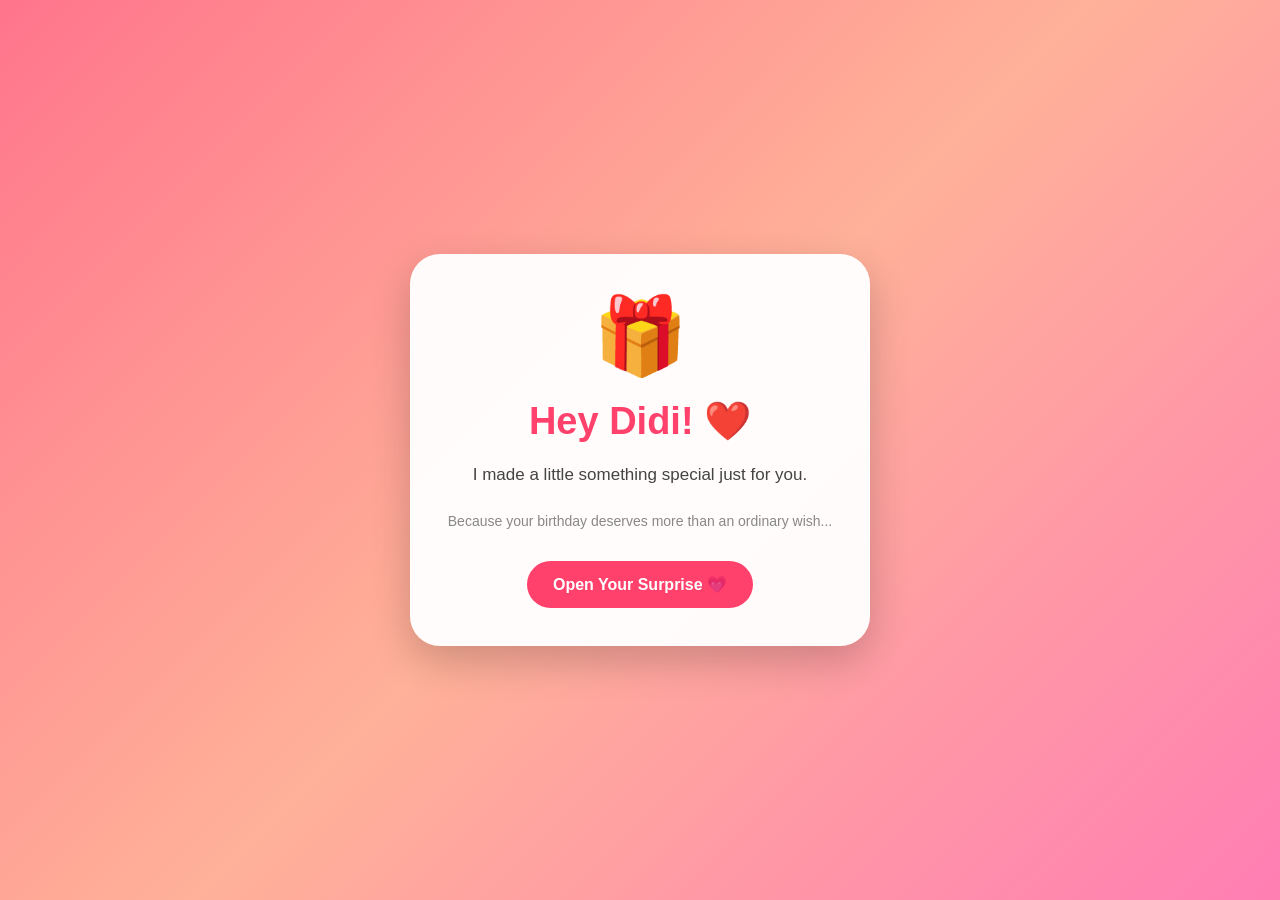
<file: index.html>
<!DOCTYPE html>
<html lang="en">
<head>
    <meta charset="UTF-8">
    <meta name="viewport" content="width=device-width, initial-scale=1.0">
    <title>For My Didi 🎂</title>
    <link rel="stylesheet" href="style.css">
</head>
<body>

    <div class="card">
        <div class="big-heart">🎁</div>

        <h1>Hey Didi! ❤️</h1>

        <p class="fade-text">
            I made a little something special just for you.
        </p>

        <p class="small">
            Because your birthday deserves more than an ordinary wish...
        </p>

        <a href="page2.html" class="btn">
            Open Your Surprise 💗
        </a>
    </div>

</body>
</html>
</file>
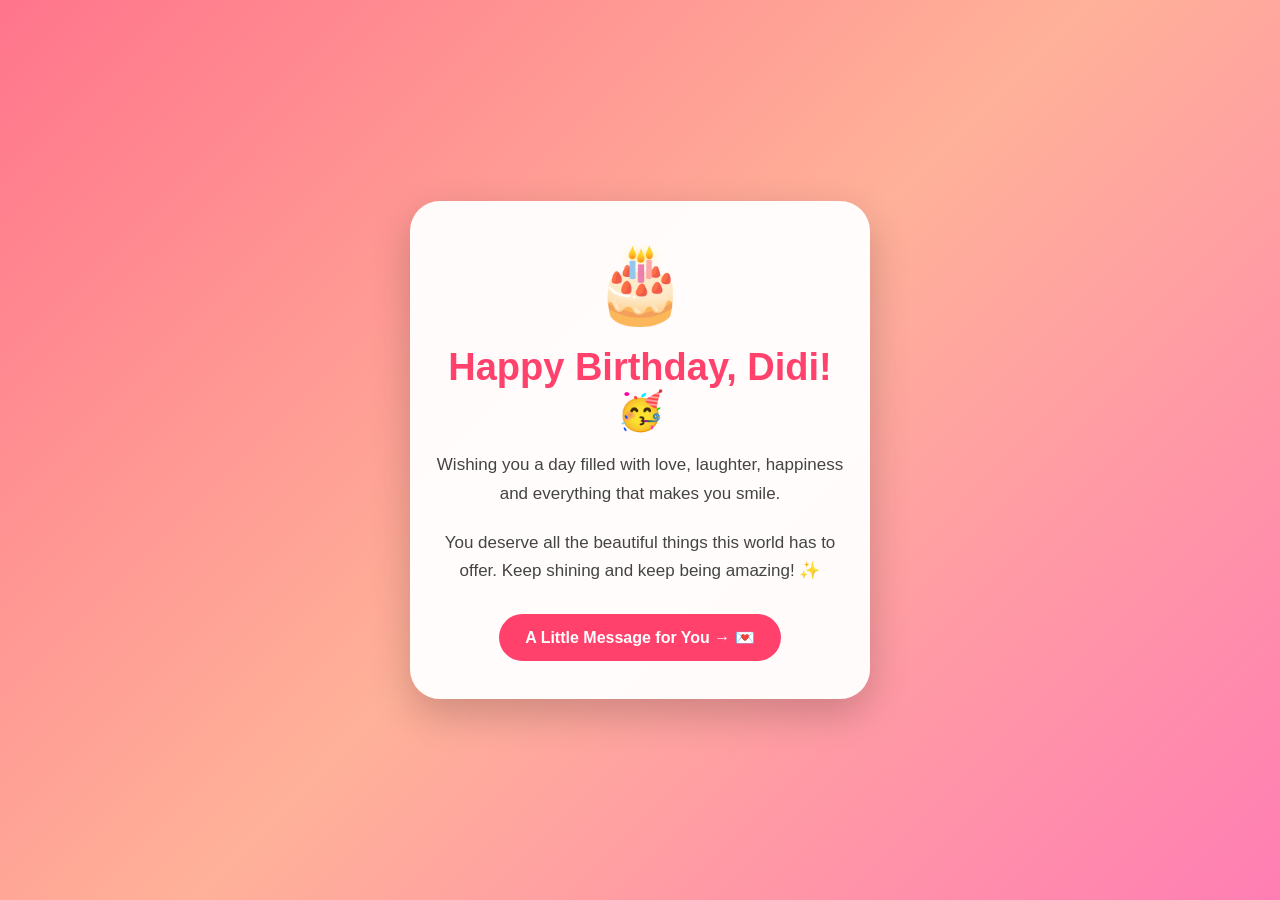
<file: page2.html>
<!DOCTYPE html>
<html lang="en">
<head>
    <meta charset="UTF-8">
    <meta name="viewport" content="width=device-width, initial-scale=1.0">
    <title>Happy Birthday Didi!</title>
    <link rel="stylesheet" href="style.css">
</head>
<body>

    <div class="card">
        <div class="big-heart">🎂</div>

        <h1>Happy Birthday, Didi! 🥳</h1>

        <p class="fade-text">
            Wishing you a day filled with love, laughter,
            happiness and everything that makes you smile.
        </p>

        <p>
            You deserve all the beautiful things this world
            has to offer. Keep shining and keep being amazing! ✨
        </p>

        <a href="page3.html" class="btn">
            A Little Message for You → 💌
        </a>
    </div>

</body>
</html>
</file>
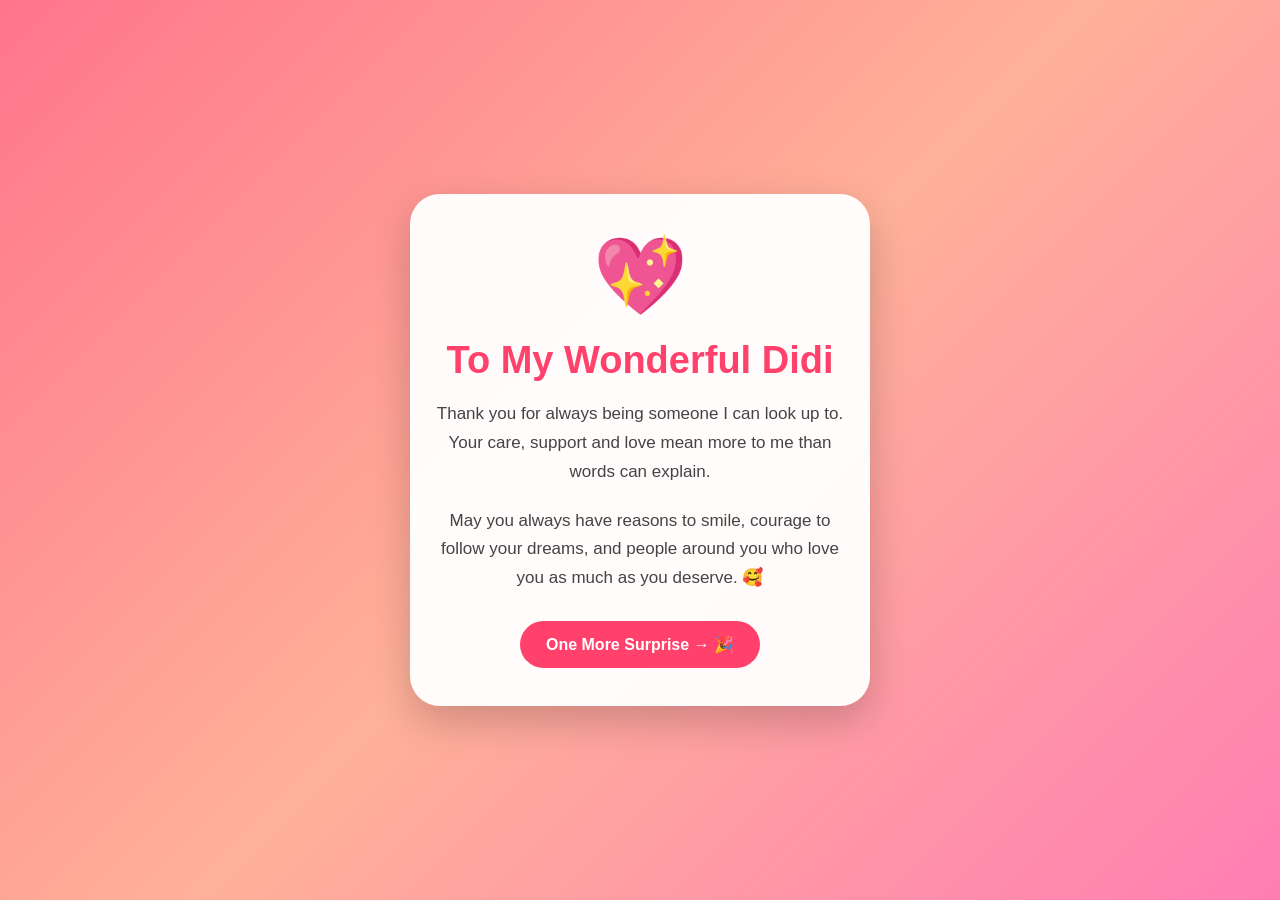
<file: page3.html>
<!DOCTYPE html>
<html lang="en">
<head>
    <meta charset="UTF-8">
    <meta name="viewport" content="width=device-width, initial-scale=1.0">
    <title>To My Wonderful Didi ❤️</title>
    <link rel="stylesheet" href="style.css">
</head>
<body>

    <div class="card">
        <div class="big-heart">💖</div>

        <h1>To My Wonderful Didi</h1>

        <p class="fade-text">
            Thank you for always being someone I can look up to.
            Your care, support and love mean more to me
            than words can explain.
        </p>

        <p>
            May you always have reasons to smile,
            courage to follow your dreams, and people around
            you who love you as much as you deserve. 🥰
        </p>

        <a href="page4.html" class="btn">
            One More Surprise → 🎉
        </a>
    </div>

</body>
</html>
</file>
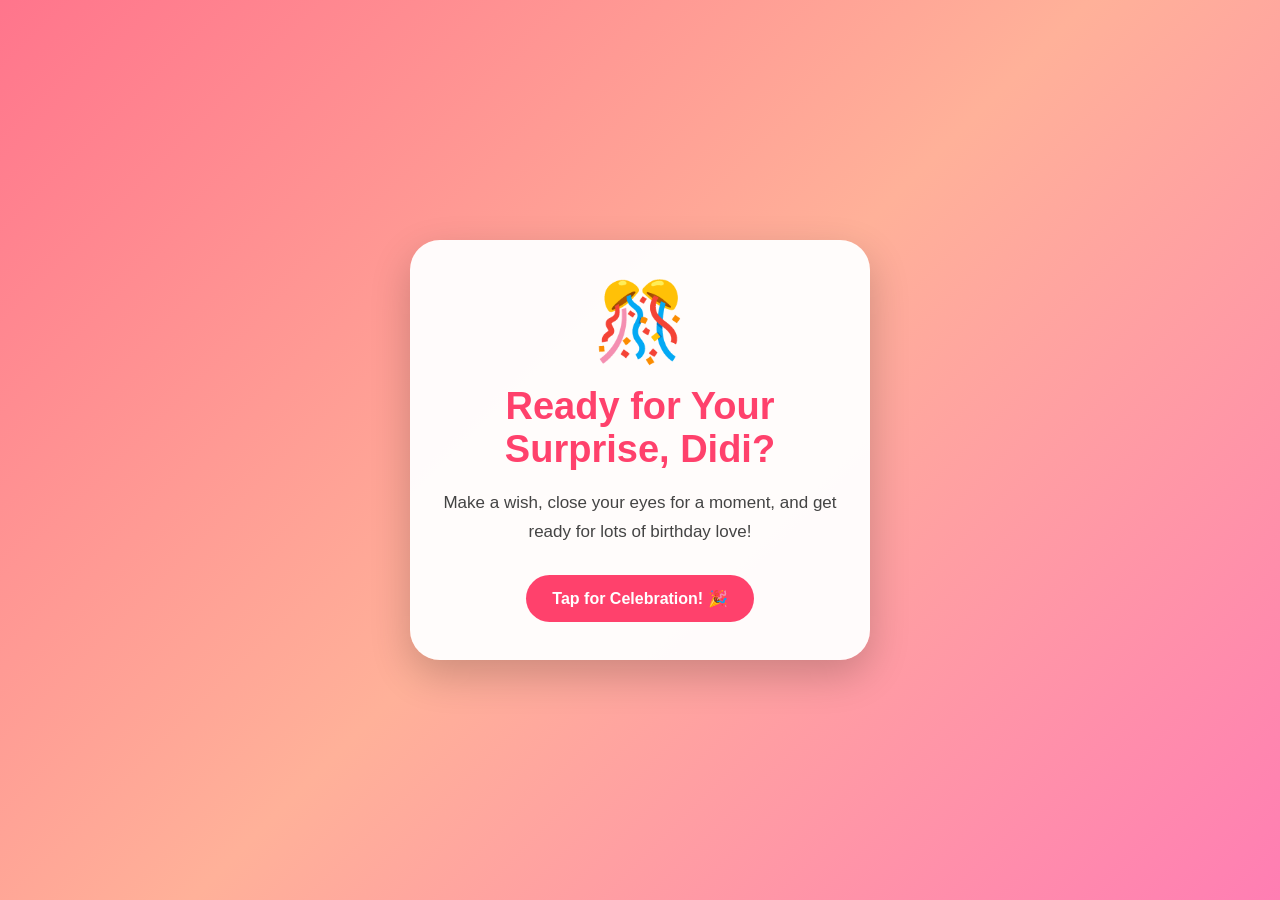
<file: page4.html>
<!DOCTYPE html>
<html lang="en">
<head>
    <meta charset="UTF-8">
    <meta name="viewport" content="width=device-width, initial-scale=1.0">
    <title>Birthday Surprise!</title>
    <link rel="stylesheet" href="style.css">
</head>
<body>

    <div class="card" id="birthdayCard">

        <div class="big-heart">🎊</div>

        <h1>Ready for Your Surprise, Didi?</h1>

        <p class="fade-text">
            Make a wish, close your eyes for a moment,
            and get ready for lots of birthday love!
        </p>

        <button class="btn" onclick="celebrate()">
            Tap for Celebration! 🎉
        </button>

    </div>

    <script>

        function celebrate() {

            const card = document.getElementById("birthdayCard");

            card.innerHTML = `
                <div class="big-heart">🎂</div>

                <h1 class="fade-text">
                    Yay! It's Your Day! ❤️
                </h1>

                <p class="fade-text">
                    May this new year of your life bring
                    new adventures, good health, success
                    and endless happiness.
                </p>

                <p class="fade-text">
                    Keep smiling, Didi.
                    You make life brighter just by being you! 🥹💗
                </p>

                <a href="page5.html" class="btn">
                    Your Final Birthday Wish → 💝
                </a>
            `;

            for (let i = 0; i < 35; i++) {
                setTimeout(createHeart, i * 100);
            }
        }

        function createHeart() {

            const heart = document.createElement("div");

            heart.className = "heart";

            const emojis = [
                "❤️", "💗", "💕", "💖",
                "✨", "🎉", "🥳"
            ];

            heart.textContent =
                emojis[Math.floor(Math.random() * emojis.length)];

            heart.style.left = Math.random() * 100 + "vw";

            heart.style.animationDuration =
                (Math.random() * 3 + 3) + "s";

            document.body.appendChild(heart);

            setTimeout(() => heart.remove(), 6500);
        }

    </script>

</body>
</html>
</file>
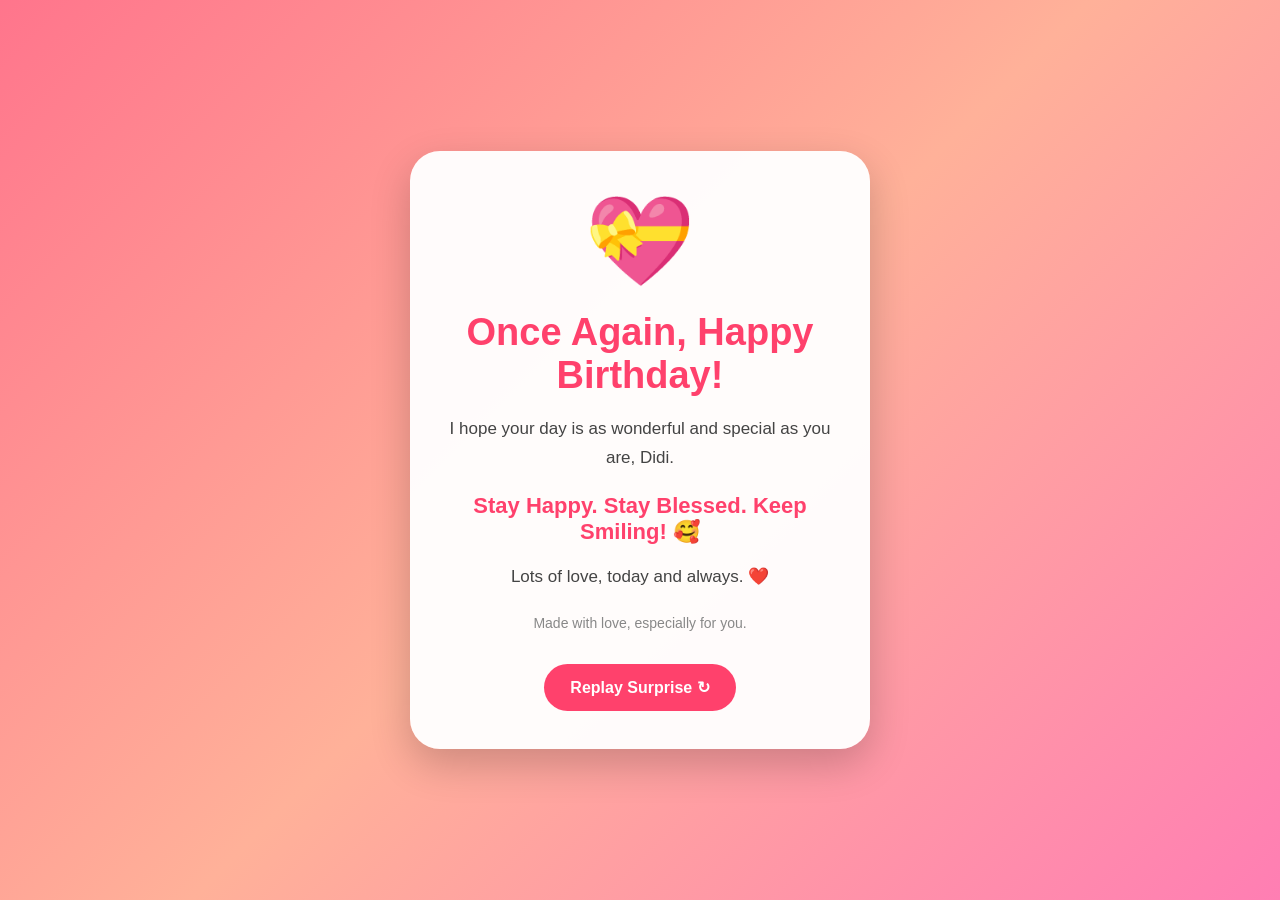
<file: page5.html>
<!DOCTYPE html>
<html lang="en">
<head>
    <meta charset="UTF-8">
    <meta name="viewport" content="width=device-width, initial-scale=1.0">
    <title>Lots of Love, Didi ❤️</title>
    <link rel="stylesheet" href="style.css">
</head>
<body>

    <div class="card">

        <div class="final-heart">💝</div>

        <h1>Once Again, Happy Birthday!</h1>

        <p class="fade-text">
            I hope your day is as wonderful and special
            as you are, Didi.
        </p>

        <h2>
            Stay Happy. Stay Blessed. Keep Smiling! 🥰
        </h2>

        <p>
            Lots of love, today and always. ❤️
        </p>

        <p class="small">
            Made with love, especially for you.
        </p>

        <a href="index.html" class="btn">
            Replay Surprise ↻
        </a>

    </div>

    <script>

        function createHeart() {

            const heart = document.createElement("div");

            heart.className = "heart";

            heart.textContent = ["❤️", "💗", "💕", "✨"]
                [Math.floor(Math.random() * 4)];

            heart.style.left = Math.random() * 100 + "vw";

            heart.style.animationDuration =
                (Math.random() * 3 + 3) + "s";

            document.body.appendChild(heart);

            setTimeout(() => heart.remove(), 6500);
        }

        setInterval(createHeart, 500);

    </script>

</body>
</html>
</file>
<file: style.css>
* {
    margin: 0;
    padding: 0;
    box-sizing: border-box;
}

body {
    min-height: 100vh;
    padding: 20px;
    font-family: Arial, sans-serif;
    background: linear-gradient(135deg, #ff758c, #ffb199, #ff7eb3);
    display: flex;
    justify-content: center;
    align-items: center;
    overflow: hidden;
    color: #444;
}

.card {
    width: 100%;
    max-width: 460px;
    padding: 38px 26px;
    text-align: center;
    background: rgba(255, 255, 255, 0.96);
    border-radius: 30px;
    box-shadow: 0 15px 40px rgba(0, 0, 0, 0.2);
    animation: appear 0.8s ease;
    position: relative;
    z-index: 5;
}

@keyframes appear {
    from {
        opacity: 0;
        transform: scale(0.8) translateY(20px);
    }

    to {
        opacity: 1;
        transform: scale(1) translateY(0);
    }
}

.big-heart, .final-heart {
    font-size: 76px;
    margin-bottom: 10px;
    animation: heartbeat 1.2s infinite;
}

.final-heart {
    font-size: 88px;
}

@keyframes heartbeat {
    0%, 100% {
        transform: scale(1);
    }

    50% {
        transform: scale(1.13);
    }
}

h1 {
    color: #ff416c;
    font-size: clamp(28px, 7vw, 38px);
    margin: 18px 0;
}

h2 {
    color: #ff416c;
    margin: 18px 0;
    font-size: 22px;
}

p {
    font-size: 17px;
    line-height: 1.7;
    margin-bottom: 20px;
}

.fade-text {
    animation: textAppear 1.5s ease;
}

@keyframes textAppear {
    from {
        opacity: 0;
        transform: translateY(18px);
    }

    to {
        opacity: 1;
        transform: translateY(0);
    }
}

.btn {
    display: inline-block;
    border: none;
    padding: 14px 26px;
    background: #ff416c;
    color: white;
    text-decoration: none;
    border-radius: 30px;
    font-size: 16px;
    font-weight: bold;
    margin: 8px 4px 0;
    cursor: pointer;
    transition: 0.25s;
    font-family: inherit;
}

.btn:hover {
    transform: scale(1.06);
    background: #e8325b;
}

.small {
    font-size: 14px;
    color: #888;
}

.heart {
    position: fixed;
    top: -40px;
    font-size: 25px;
    animation: fall linear forwards;
    z-index: 10;
    pointer-events: none;
}

@keyframes fall {
    to {
        transform: translateY(110vh) rotate(360deg);
    }
}

@media (max-width: 480px) {
    .card {
        padding: 30px 20px;
    }

    p {
        font-size: 16px;
    }
}
</file>
